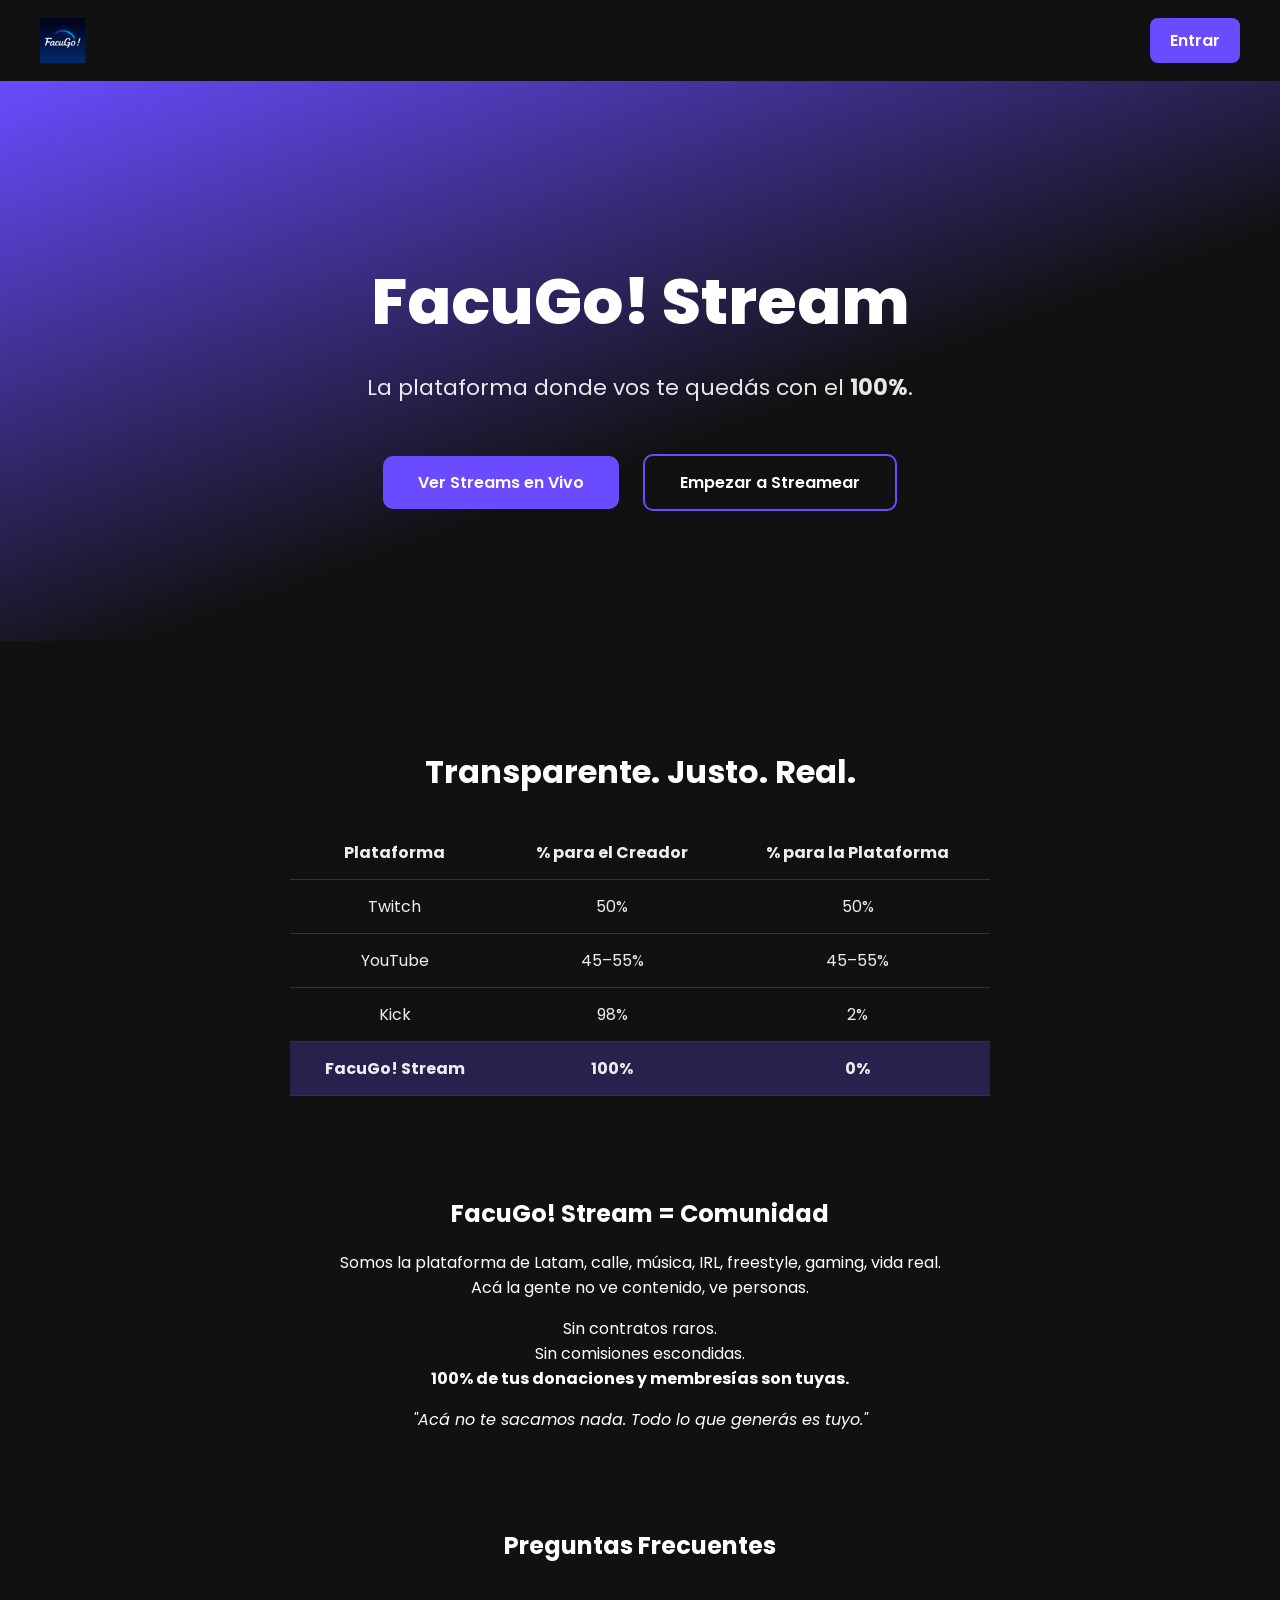
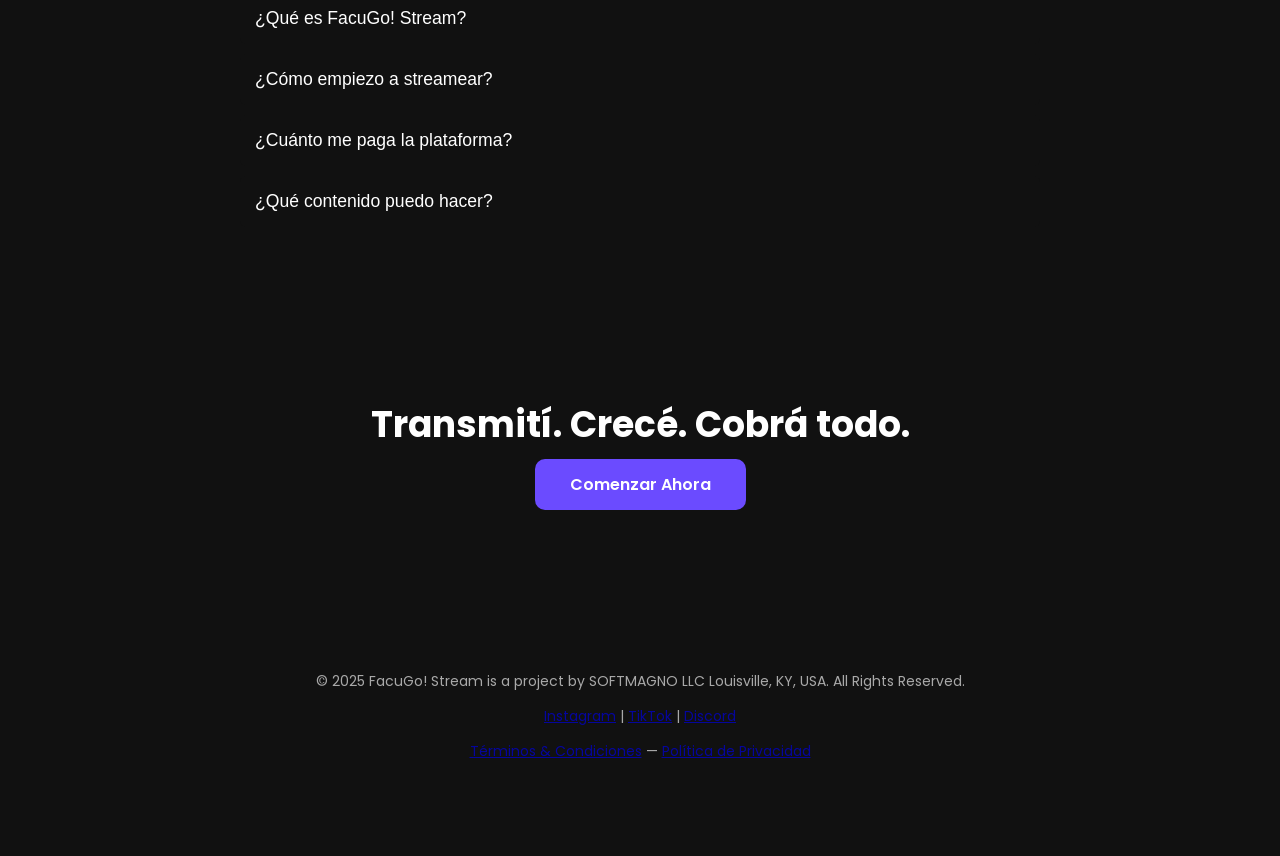
<file: index.html>
<!DOCTYPE html>
<html lang="es">
<head>
    <meta charset="UTF-8" />
    <meta name="viewport" content="width=device-width, initial-scale=1.0" />
    <title>FacuGo! Stream</title>
    <link rel="stylesheet" href="style.css" />
    <link href="https://fonts.googleapis.com/css2?family=Poppins:wght@400;600;800&display=swap" rel="stylesheet">
</head>
<style>
.fade-in {opacity:0; animation: fadeInUp 1s ease forwards;}
@keyframes fadeInUp {from {opacity:0; transform: translateY(20px);} to {opacity:1; transform: translateY(0);} }
</style>
<style>
.faq {padding: 60px 20px; max-width: 800px; margin: auto;}
.faq-question {width: 100%; text-align: left; padding: 15px; background: #111; border: none; color: #fff; font-size: 1.1rem; cursor: pointer; margin-top: 10px; transition: .3s; border-radius: 6px;}
.faq-question:hover {background: #222;}
.faq-answer {display: none; padding: 10px 15px; color: #ccc; animation: fadeInUp .4s ease forwards;}
.faq-item.active .faq-answer {display: block;}
</style>


<body>

<header>
    <nav class="nav">
        <img src="logo.png" alt="FacuGo! Stream Logo" class="logo">
        <a class="nav-btn" href="https://octopus-app-al996.ondigitalocean.app/">Entrar</a>
    </nav>
</header>

<section class="hero">
    <div class="hero-content">
        <h1>FacuGo! Stream</h1>
        <p class="sub">La plataforma donde vos te quedás con el <strong>100%</strong>.</p>
        <div class="buttons">
            <a href="https://octopus-app-al996.ondigitalocean.app/" class="btn-primary">Ver Streams en Vivo</a>
            <a href="https://octopus-app-al996.ondigitalocean.app/" class="btn-secondary">Empezar a Streamear</a>
        </div>
    </div>
</section>

<section class="compare">
    <h2>Transparente. Justo. Real.</h2>
    <table>
        <tr>
            <th>Plataforma</th>
            <th>% para el Creador</th>
            <th>% para la Plataforma</th>
        </tr>
        <tr><td>Twitch</td><td>50%</td><td>50%</td></tr>
        <tr><td>YouTube</td><td>45–55%</td><td>45–55%</td></tr>
        <tr><td>Kick</td><td>98%</td><td>2%</td></tr>
        <tr class="highlight"><td><strong>FacuGo! Stream</strong></td><td><strong>100%</strong></td><td><strong>0%</strong></td></tr>
    </table>
</section>

<section class="comunidad fade-in">
    <h2>FacuGo! Stream = Comunidad</h2>
    <p>Somos la plataforma de Latam, calle, música, IRL, freestyle, gaming, vida real.<br>Acá la gente no ve contenido, ve personas.</p>
    <p>Sin contratos raros.<br>Sin comisiones escondidas.<br><strong>100% de tus donaciones y membresías son tuyas.</strong></p>
    <p><em>"Acá no te sacamos nada. Todo lo que generás es tuyo."</em></p>
</section>
<section class="faq fade-in">
  <h2>Preguntas Frecuentes</h2>
  <div class="faq-item">
    <button class="faq-question">¿Qué es FacuGo! Stream?</button>
    <div class="faq-answer"><p>Es la plataforma de streaming donde los creadores se quedan con el 100% de sus ganancias. Sin contratos raros ni comisiones escondidas.</p></div>
  </div>
  <div class="faq-item">
    <button class="faq-question">¿Cómo empiezo a streamear?</button>
    <div class="faq-answer"><p>Solo creá tu cuenta y tocá "Empezar a Streamear". No necesitás permiso de nadie.</p></div>
  </div>
  <div class="faq-item">
    <button class="faq-question">¿Cuánto me paga la plataforma?</button>
    <div class="faq-answer"><p>Todo lo que generás es tuyo. Cero comisiones.</p></div>
  </div>
  <div class="faq-item">
    <button class="faq-question">¿Qué contenido puedo hacer?</button>
    <div class="faq-answer"><p>IRL, freestyle, música, gaming, stream de tu vida, todo lo que sea real y de vos.</p></div>
  </div>
</section>

<section class="cta-final fade-in">
    <h2>Transmití. Crecé. Cobrá todo.</h2>
    <a href="https://octopus-app-al996.ondigitalocean.app/" class="btn-primary">Comenzar Ahora</a>
</section>

<footer>
   <footer>
    <p>© 2025 FacuGo! Stream is a project by SOFTMAGNO LLC Louisville, KY, USA. All Rights Reserved.</p>
    <p><a href="#">Instagram</a> | <a href="#">TikTok</a> | <a href="#">Discord</a></p>
    <p><a href="terminos.html">Términos & Condiciones</a> — <a href="privacidad.html">Política de Privacidad</a></p>
</footer>


<script>
document.querySelectorAll('.faq-question').forEach(btn => {
  btn.addEventListener('click', () => {
    btn.parentElement.classList.toggle('active');
  });
});
</script>
</body>
</html>
</file>
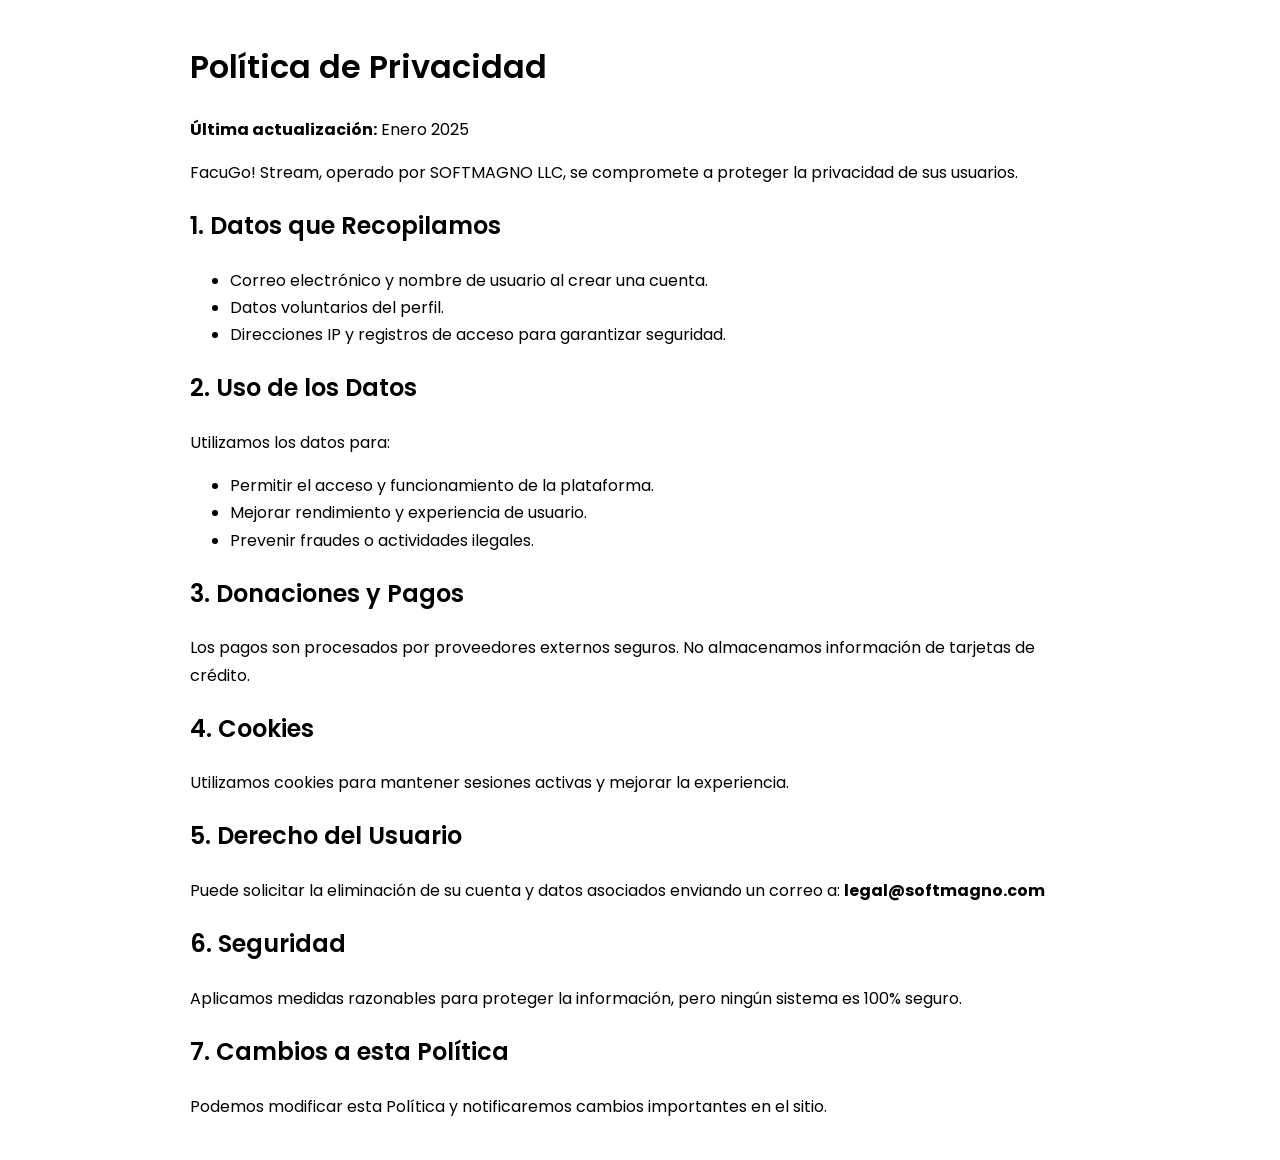
<file: privacidad.html>
<!DOCTYPE html>
<html lang="es">
<head>
<meta charset="UTF-8">
<title>Política de Privacidad - FacuGo! Stream</title>
<link href="https://fonts.googleapis.com/css2?family=Poppins:wght@400;600&display=swap" rel="stylesheet">
<style>
body {font-family: 'Poppins', sans-serif; max-width: 900px; margin: 40px auto; line-height: 1.7; padding: 0 20px;}
h1, h2 {font-weight: 600;}
</style>
</head>
<body>

<h1>Política de Privacidad</h1>
<p><strong>Última actualización:</strong> Enero 2025</p>

<p>FacuGo! Stream, operado por SOFTMAGNO LLC, se compromete a proteger la privacidad de sus usuarios.</p>

<h2>1. Datos que Recopilamos</h2>
<ul>
<li>Correo electrónico y nombre de usuario al crear una cuenta.</li>
<li>Datos voluntarios del perfil.</li>
<li>Direcciones IP y registros de acceso para garantizar seguridad.</li>
</ul>

<h2>2. Uso de los Datos</h2>
<p>Utilizamos los datos para:</p>
<ul>
<li>Permitir el acceso y funcionamiento de la plataforma.</li>
<li>Mejorar rendimiento y experiencia de usuario.</li>
<li>Prevenir fraudes o actividades ilegales.</li>
</ul>

<h2>3. Donaciones y Pagos</h2>
<p>Los pagos son procesados por proveedores externos seguros. No almacenamos información de tarjetas de crédito.</p>

<h2>4. Cookies</h2>
<p>Utilizamos cookies para mantener sesiones activas y mejorar la experiencia.</p>

<h2>5. Derecho del Usuario</h2>
<p>Puede solicitar la eliminación de su cuenta y datos asociados enviando un correo a: <strong>legal@softmagno.com</strong></p>

<h2>6. Seguridad</h2>
<p>Aplicamos medidas razonables para proteger la información, pero ningún sistema es 100% seguro.</p>

<h2>7. Cambios a esta Política</h2>
<p>Podemos modificar esta Política y notificaremos cambios importantes en el sitio.</p>

</body>
</html>
</file>
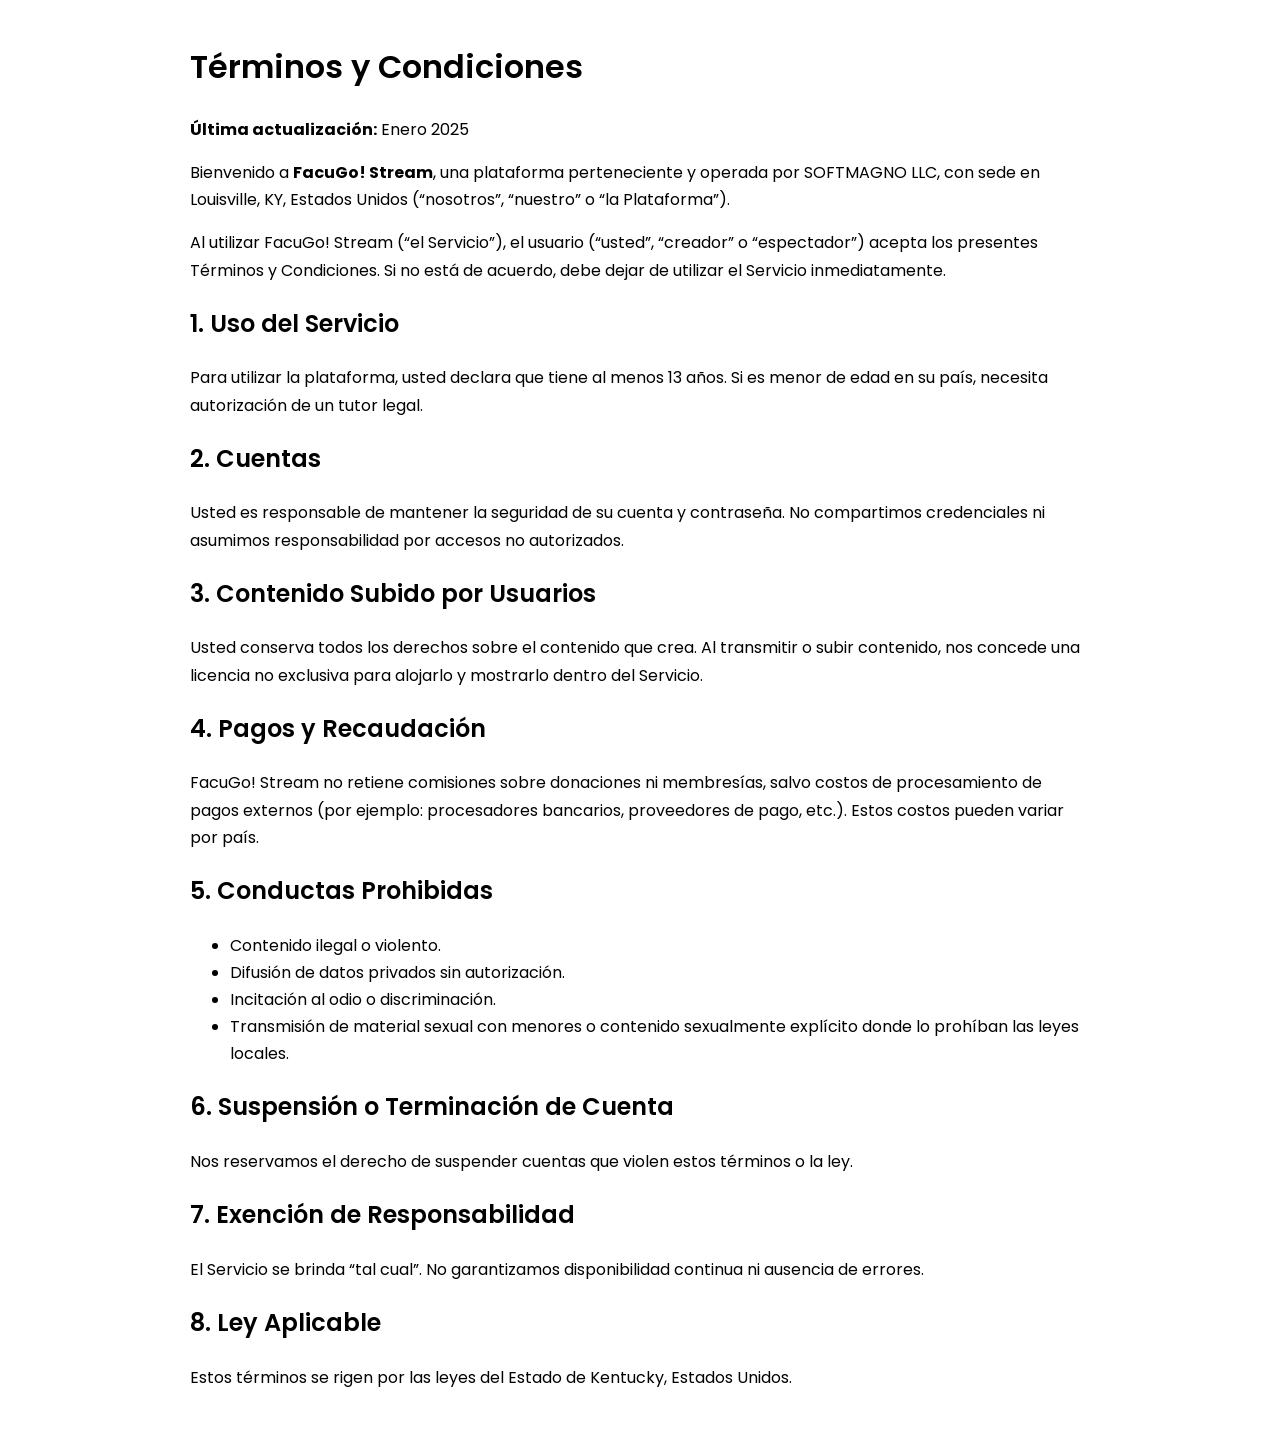
<file: terminos.html>
<!DOCTYPE html>
<html lang="es">
<head>
<meta charset="UTF-8">
<title>Términos y Condiciones - FacuGo! Stream</title>
<link href="https://fonts.googleapis.com/css2?family=Poppins:wght@400;600&display=swap" rel="stylesheet">
<style>
body {font-family: 'Poppins', sans-serif; max-width: 900px; margin: 40px auto; line-height: 1.7; padding: 0 20px;}
h1, h2 {font-weight: 600;}
</style>
</head>
<body>

<h1>Términos y Condiciones</h1>
<p><strong>Última actualización:</strong> Enero 2025</p>

<p>Bienvenido a <strong>FacuGo! Stream</strong>, una plataforma perteneciente y operada por SOFTMAGNO LLC, con sede en Louisville, KY, Estados Unidos (“nosotros”, “nuestro” o “la Plataforma”).</p>

<p>Al utilizar FacuGo! Stream (“el Servicio”), el usuario (“usted”, “creador” o “espectador”) acepta los presentes Términos y Condiciones. Si no está de acuerdo, debe dejar de utilizar el Servicio inmediatamente.</p>

<h2>1. Uso del Servicio</h2>
<p>Para utilizar la plataforma, usted declara que tiene al menos 13 años. Si es menor de edad en su país, necesita autorización de un tutor legal.</p>

<h2>2. Cuentas</h2>
<p>Usted es responsable de mantener la seguridad de su cuenta y contraseña. No compartimos credenciales ni asumimos responsabilidad por accesos no autorizados.</p>

<h2>3. Contenido Subido por Usuarios</h2>
<p>Usted conserva todos los derechos sobre el contenido que crea. Al transmitir o subir contenido, nos concede una licencia no exclusiva para alojarlo y mostrarlo dentro del Servicio.</p>

<h2>4. Pagos y Recaudación</h2>
<p>FacuGo! Stream no retiene comisiones sobre donaciones ni membresías, salvo costos de procesamiento de pagos externos (por ejemplo: procesadores bancarios, proveedores de pago, etc.). Estos costos pueden variar por país.</p>

<h2>5. Conductas Prohibidas</h2>
<ul>
<li>Contenido ilegal o violento.</li>
<li>Difusión de datos privados sin autorización.</li>
<li>Incitación al odio o discriminación.</li>
<li>Transmisión de material sexual con menores o contenido sexualmente explícito donde lo prohíban las leyes locales.</li>
</ul>

<h2>6. Suspensión o Terminación de Cuenta</h2>
<p>Nos reservamos el derecho de suspender cuentas que violen estos términos o la ley.</p>

<h2>7. Exención de Responsabilidad</h2>
<p>El Servicio se brinda “tal cual”. No garantizamos disponibilidad continua ni ausencia de errores.</p>

<h2>8. Ley Aplicable</h2>
<p>Estos términos se rigen por las leyes del Estado de Kentucky, Estados Unidos.</p>

</body>
</html>
</file>
<file: style.css>
body {
    margin: 0;
    font-family: "Poppins", sans-serif;
    background: #111;
    color: #fff;
    text-align: center;
}

/* NAV */
.nav {
    display: flex;
    justify-content: space-between;
    align-items: center;
    padding: 18px 40px;
}
.logo {
    height: 45px;
}
.nav-btn {
    background: #6B4BFF;
    padding: 10px 20px;
    border-radius: 8px;
    text-decoration: none;
    color: #fff;
    font-weight: 600;
}

/* HERO */
.hero {
    padding: 120px 20px;
    background: linear-gradient(160deg, #6B4BFF 0%, #111 60%);
}
.hero h1 {
    font-size: 64px;
    font-weight: 800;
    margin-bottom: 10px;
}
.hero .sub {
    font-size: 22px;
    opacity: 0.9;
    margin-bottom: 40px;
}
.buttons a {
    display: inline-block;
    margin: 10px;
}
.btn-primary {
    background: #6B4BFF;
    padding: 14px 35px;
    border-radius: 10px;
    text-decoration: none;
    color: #fff;
    font-weight: 600;
}
.btn-secondary {
    border: 2px solid #6B4BFF;
    padding: 14px 35px;
    border-radius: 10px;
    text-decoration: none;
    color: #fff;
    font-weight: 600;
}

/* TABLE */
.compare {
    padding: 80px 20px;
}
.compare h2 {
    margin-bottom: 30px;
    font-size: 32px;
}
table {
    margin: 0 auto;
    border-collapse: collapse;
    width: 85%;
    max-width: 700px;
    color: #eee;
}
th, td {
    padding: 14px 12px;
    border-bottom: 1px solid #333;
}
.highlight {
    background: #6B4BFF40;
}

/* CTA FINAL */
.cta-final {
    padding: 80px 20px;
}
.cta-final h2 {
    font-size: 36px;
    margin-bottom: 20px;
}

/* FOOTER */
footer {
    padding: 40px 20px;
    font-size: 14px;
    opacity: 0.8;
}
</file>
